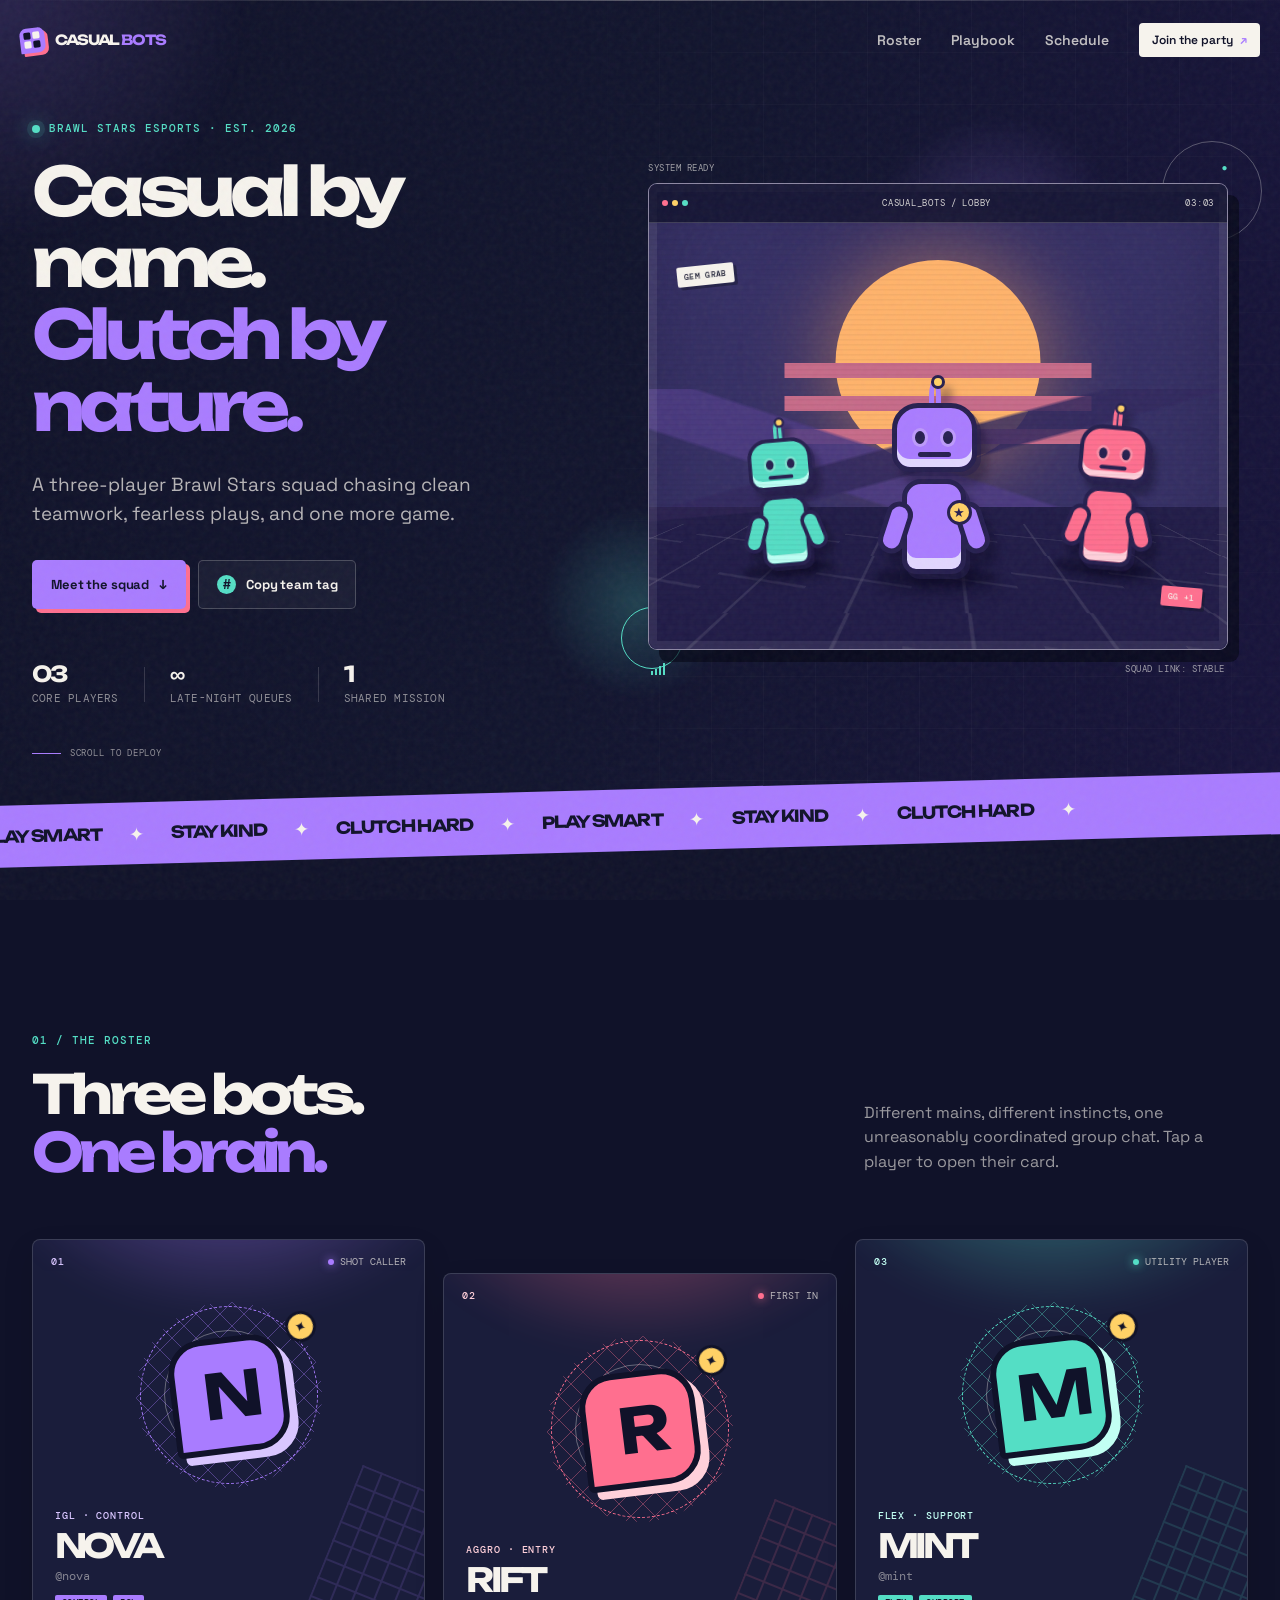
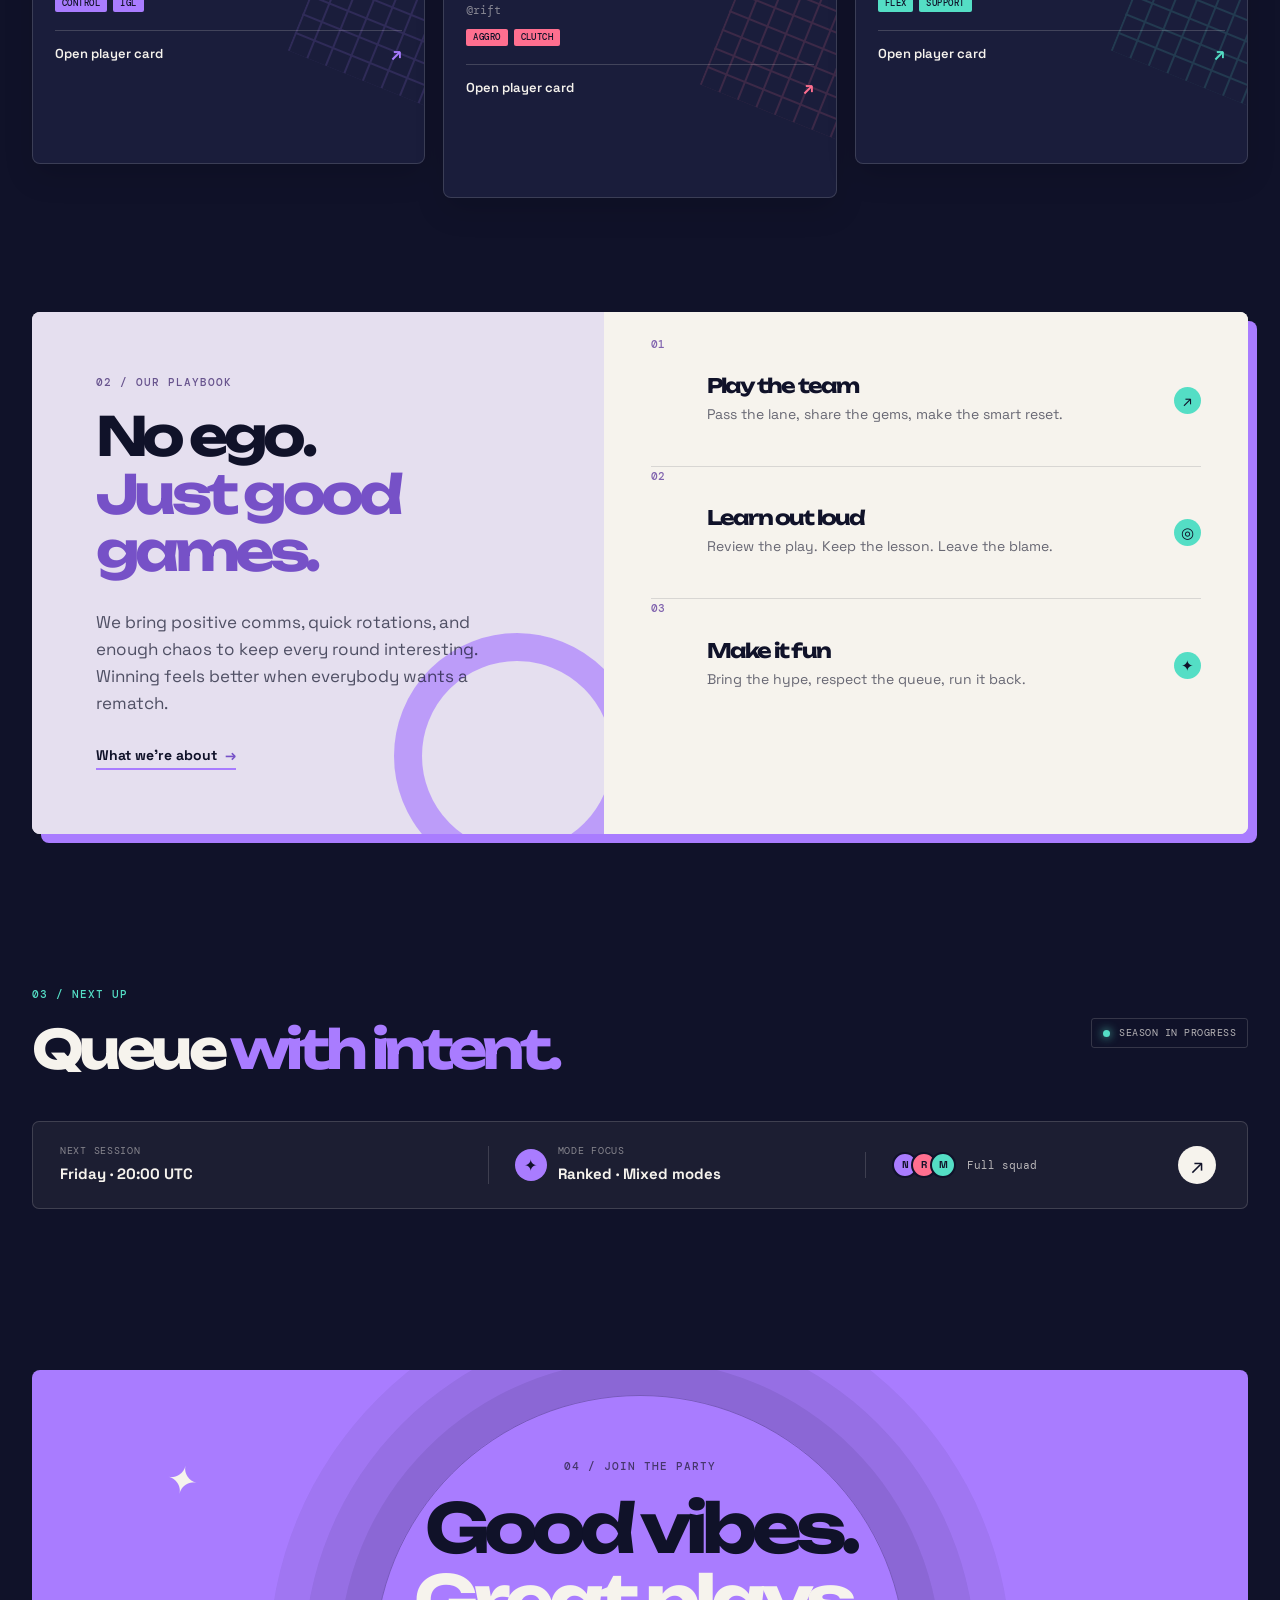
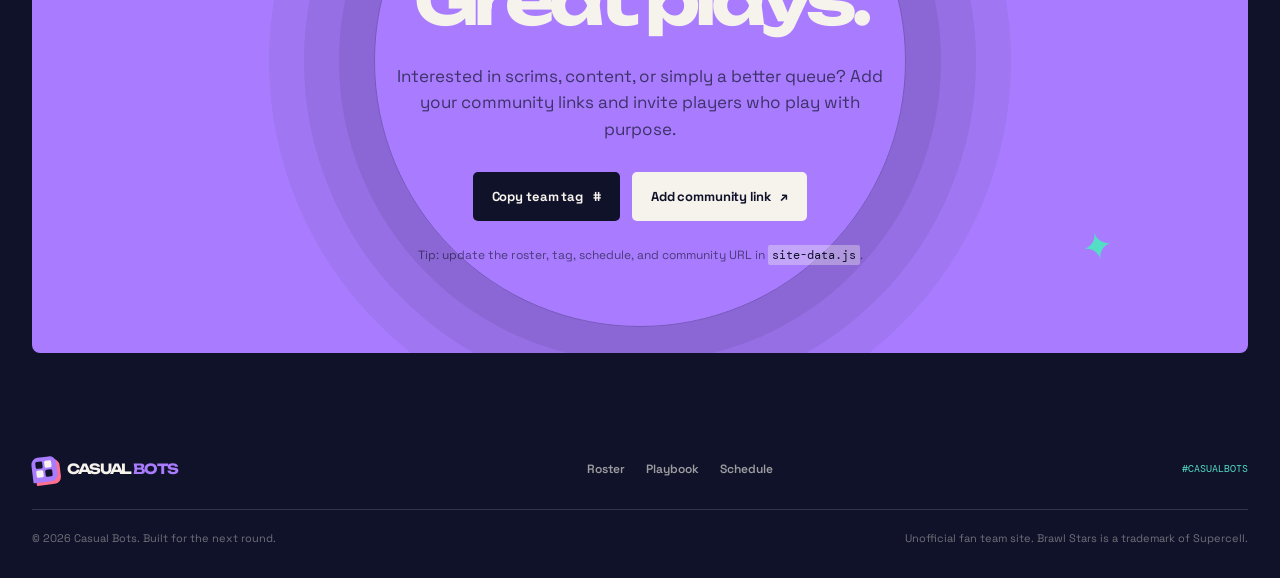
<file: docs/index.html>
<!doctype html>
<html lang="en">
  <head>
    <meta charset="UTF-8" />
    <meta name="viewport" content="width=device-width, initial-scale=1.0" />
    <meta name="theme-color" content="#101229" />
    <meta
      name="description"
      content="Casual Bots is a three-player Brawl Stars esports squad built for big plays and good games."
    />
    <meta property="og:title" content="Casual Bots — Brawl Stars Esports" />
    <meta
      property="og:description"
      content="Casual by name. Clutch by nature. Meet the Casual Bots squad."
    />
    <meta property="og:type" content="website" />
    <link rel="icon" href="assets/favicon.svg" type="image/svg+xml" />
    <link rel="preconnect" href="https://fonts.googleapis.com" />
    <link rel="preconnect" href="https://fonts.gstatic.com" crossorigin />
    <link
      href="https://fonts.googleapis.com/css2?family=DM+Mono:wght@400;500&family=Space+Grotesk:wght@400;500;600;700&family=Unbounded:wght@500;600;700;800&display=swap"
      rel="stylesheet"
    />
    <link rel="stylesheet" href="styles.css" />
    <title>Casual Bots — Brawl Stars Esports</title>
  </head>
  <body>
    <a class="skip-link" href="#main-content">Skip to content</a>

    <div class="page-noise" aria-hidden="true"></div>
    <div class="cursor-glow" aria-hidden="true"></div>

    <header class="site-header" id="siteHeader">
      <a class="brand" href="#top" aria-label="Casual Bots home">
        <span class="brand-mark" aria-hidden="true">
          <span></span><span></span><span></span><span></span>
        </span>
        <span class="brand-name">CASUAL <b>BOTS</b></span>
      </a>

      <button
        class="menu-toggle"
        type="button"
        aria-expanded="false"
        aria-controls="siteNav"
        aria-label="Open navigation"
      >
        <span></span><span></span>
      </button>

      <nav class="site-nav" id="siteNav" aria-label="Primary navigation">
        <a href="#roster">Roster</a>
        <a href="#playbook">Playbook</a>
        <a href="#schedule">Schedule</a>
        <a href="#join" class="nav-cta">Join the party <span aria-hidden="true">↗</span></a>
      </nav>
    </header>

    <main id="main-content">
      <section class="hero section-shell" id="top" aria-labelledby="heroTitle">
        <div class="hero-grid" aria-hidden="true"></div>
        <div class="hero-orb orb-one" aria-hidden="true"></div>
        <div class="hero-orb orb-two" aria-hidden="true"></div>

        <div class="hero-copy reveal">
          <p class="eyebrow"><span class="live-dot"></span> Brawl Stars esports · est. 2026</p>
          <h1 id="heroTitle">Casual by name.<br /><em>Clutch by nature.</em></h1>
          <p class="hero-lede">
            A three-player Brawl Stars squad chasing clean teamwork, fearless plays, and one more game.
          </p>
          <div class="hero-actions">
            <a class="button button-primary" href="#roster">Meet the squad <span aria-hidden="true">↓</span></a>
            <button class="button button-ghost copy-tag" type="button" data-copy-tag>
              <span class="button-icon" aria-hidden="true">#</span>
              <span>Copy team tag</span>
            </button>
          </div>
          <dl class="hero-stats" aria-label="Team stats">
            <div>
              <dt>03</dt>
              <dd>core players</dd>
            </div>
            <div>
              <dt>∞</dt>
              <dd>late-night queues</dd>
            </div>
            <div>
              <dt>1</dt>
              <dd>shared mission</dd>
            </div>
          </dl>
        </div>

        <div class="hero-visual reveal reveal-delay" aria-label="Casual Bots squad illustration">
          <div class="visual-label label-top">SYSTEM READY <span>●</span></div>
          <div class="arena-window">
            <div class="arena-window-top">
              <span class="window-dots"><i></i><i></i><i></i></span>
              <span>CASUAL_BOTS / LOBBY</span>
              <span>03:03</span>
            </div>
            <div class="arena-sun" aria-hidden="true"></div>
            <div class="arena-horizon" aria-hidden="true"></div>
            <div class="arena-ground" aria-hidden="true"></div>
            <div class="bot bot-left" aria-hidden="true">
              <span class="bot-shadow"></span><span class="bot-antenna"></span><span class="bot-head"><i></i><i></i></span><span class="bot-body"></span>
            </div>
            <div class="bot bot-center" aria-hidden="true">
              <span class="bot-shadow"></span><span class="bot-antenna"></span><span class="bot-head"><i></i><i></i></span><span class="bot-body"></span><span class="bot-badge">★</span>
            </div>
            <div class="bot bot-right" aria-hidden="true">
              <span class="bot-shadow"></span><span class="bot-antenna"></span><span class="bot-head"><i></i><i></i></span><span class="bot-body"></span>
            </div>
            <div class="arena-tag tag-a" aria-hidden="true">GEM GRAB</div>
            <div class="arena-tag tag-b" aria-hidden="true">GG +1</div>
          </div>
          <div class="visual-label label-bottom"><span class="signal-bars" aria-hidden="true"><i></i><i></i><i></i><i></i></span> SQUAD LINK: STABLE</div>
          <div class="orbit orbit-a" aria-hidden="true"></div>
          <div class="orbit orbit-b" aria-hidden="true"></div>
        </div>

        <a class="scroll-cue" href="#roster"><span></span> Scroll to deploy</a>
      </section>

      <section class="ticker" aria-label="Team qualities">
        <div class="ticker-track">
          <span>PLAY SMART</span><i>✦</i><span>STAY KIND</span><i>✦</i><span>CLUTCH HARD</span><i>✦</i><span>PLAY SMART</span><i>✦</i><span>STAY KIND</span><i>✦</i><span>CLUTCH HARD</span><i>✦</i>
        </div>
      </section>

      <section class="roster section-shell" id="roster" aria-labelledby="rosterTitle">
        <div class="section-heading reveal">
          <div>
            <p class="eyebrow">01 / THE ROSTER</p>
            <h2 id="rosterTitle">Three bots.<br /><em>One brain.</em></h2>
          </div>
          <p class="section-intro">
            Different mains, different instincts, one unreasonably coordinated group chat. Tap a player to open their card.
          </p>
        </div>
        <div class="roster-grid" id="rosterGrid" aria-live="polite"></div>
      </section>

      <section class="playbook section-shell" id="playbook" aria-labelledby="playbookTitle">
        <div class="playbook-panel reveal">
          <div class="playbook-copy">
            <p class="eyebrow">02 / OUR PLAYBOOK</p>
            <h2 id="playbookTitle">No ego.<br /><em>Just good games.</em></h2>
            <p>
              We bring positive comms, quick rotations, and enough chaos to keep every round interesting. Winning feels better when everybody wants a rematch.
            </p>
            <a class="text-link" href="#join">What we’re about <span aria-hidden="true">→</span></a>
          </div>
          <div class="rules-list" aria-label="Casual Bots values">
            <article>
              <span class="rule-number">01</span>
              <div><h3>Play the team</h3><p>Pass the lane, share the gems, make the smart reset.</p></div>
              <span class="rule-icon" aria-hidden="true">↗</span>
            </article>
            <article>
              <span class="rule-number">02</span>
              <div><h3>Learn out loud</h3><p>Review the play. Keep the lesson. Leave the blame.</p></div>
              <span class="rule-icon" aria-hidden="true">◎</span>
            </article>
            <article>
              <span class="rule-number">03</span>
              <div><h3>Make it fun</h3><p>Bring the hype, respect the queue, run it back.</p></div>
              <span class="rule-icon" aria-hidden="true">✦</span>
            </article>
          </div>
        </div>
      </section>

      <section class="schedule section-shell" id="schedule" aria-labelledby="scheduleTitle">
        <div class="schedule-head reveal">
          <div>
            <p class="eyebrow">03 / NEXT UP</p>
            <h2 id="scheduleTitle">Queue <em>with intent.</em></h2>
          </div>
          <span class="season-chip"><span></span> Season in progress</span>
        </div>
        <div class="match-card reveal">
          <div class="match-date">
            <span>Next session</span>
            <strong data-next-session>Friday · 20:00 UTC</strong>
          </div>
          <div class="match-mode">
            <span class="mode-icon" aria-hidden="true">✦</span>
            <div><span>Mode focus</span><strong data-mode-focus>Ranked · Mixed modes</strong></div>
          </div>
          <div class="match-roster" aria-label="Players attending">
            <span class="mini-avatar mini-one">N</span><span class="mini-avatar mini-two">R</span><span class="mini-avatar mini-three">M</span>
            <span>Full squad</span>
          </div>
          <a href="#join" class="match-arrow" aria-label="See how to join Casual Bots">↗</a>
        </div>
      </section>

      <section class="join section-shell" id="join" aria-labelledby="joinTitle">
        <div class="join-card reveal">
          <div class="join-spark spark-one" aria-hidden="true">✦</div>
          <div class="join-spark spark-two" aria-hidden="true">✦</div>
          <p class="eyebrow">04 / JOIN THE PARTY</p>
          <h2 id="joinTitle">Good vibes.<br /><em>Great plays.</em></h2>
          <p>
            Interested in scrims, content, or simply a better queue? Add your community links and invite players who play with purpose.
          </p>
          <div class="join-actions">
            <button class="button button-dark copy-tag" type="button" data-copy-tag>
              Copy team tag <span aria-hidden="true">#</span>
            </button>
            <a class="button button-light" data-community-link href="#footer">Add community link <span aria-hidden="true">↗</span></a>
          </div>
          <small>Tip: update the roster, tag, schedule, and community URL in <code>site-data.js</code>.</small>
        </div>
      </section>
    </main>

    <footer class="site-footer section-shell" id="footer">
      <div class="footer-top">
        <a class="brand" href="#top" aria-label="Back to Casual Bots home">
          <span class="brand-mark" aria-hidden="true"><span></span><span></span><span></span><span></span></span>
          <span class="brand-name">CASUAL <b>BOTS</b></span>
        </a>
        <div class="footer-links" aria-label="Footer navigation">
          <a href="#roster">Roster</a><a href="#playbook">Playbook</a><a href="#schedule">Schedule</a>
        </div>
        <p class="footer-tag" data-team-tag>#CASUALBOTS</p>
      </div>
      <div class="footer-bottom">
        <p>© <span id="year"></span> Casual Bots. Built for the next round.</p>
        <p>Unofficial fan team site. Brawl Stars is a trademark of Supercell.</p>
      </div>
    </footer>

    <dialog class="player-dialog" id="playerDialog" aria-labelledby="dialogPlayerName">
      <button class="dialog-close" type="button" aria-label="Close player profile">×</button>
      <div class="dialog-content" id="dialogContent"></div>
    </dialog>

    <div class="toast" id="toast" role="status" aria-live="polite" aria-atomic="true"></div>

    <script src="site-data.js"></script>
    <script src="script.js"></script>
  </body>
</html>
</file>
<file: docs/styles.css>
:root {
  --ink: #101229;
  --ink-soft: #171a37;
  --paper: #f6f3ed;
  --paper-muted: #d7d4d8;
  --purple: #a97cff;
  --purple-bright: #c7a8ff;
  --mint: #54dec5;
  --pink: #ff6f8f;
  --yellow: #ffd166;
  --line: rgba(246, 243, 237, 0.16);
  --line-dark: rgba(16, 18, 41, 0.13);
  --max-width: 1240px;
  --display: "Unbounded", "Arial Black", sans-serif;
  --sans: "Space Grotesk", Arial, sans-serif;
  --mono: "DM Mono", ui-monospace, monospace;
}

* { box-sizing: border-box; }
html { scroll-behavior: smooth; }
body {
  margin: 0;
  min-width: 320px;
  overflow-x: hidden;
  color: var(--paper);
  background: var(--ink);
  font-family: var(--sans);
  -webkit-font-smoothing: antialiased;
  text-rendering: optimizeLegibility;
}
body:has(dialog[open]) { overflow: hidden; }
a { color: inherit; text-decoration: none; }
button, input, textarea, select { font: inherit; }
button { cursor: pointer; }
::selection { color: var(--ink); background: var(--mint); }

.skip-link {
  position: fixed;
  z-index: 100;
  top: 12px;
  left: 12px;
  padding: 10px 14px;
  color: var(--ink);
  background: var(--mint);
  border-radius: 4px;
  transform: translateY(-160%);
  transition: transform .2s ease;
}
.skip-link:focus { transform: translateY(0); }
:focus-visible { outline: 3px solid var(--mint); outline-offset: 4px; }

.page-noise {
  position: fixed;
  z-index: 20;
  inset: 0;
  pointer-events: none;
  opacity: .07;
  background-image: url("data:image/svg+xml,%3Csvg viewBox='0 0 180 180' xmlns='http://www.w3.org/2000/svg'%3E%3Cfilter id='n'%3E%3CfeTurbulence type='fractalNoise' baseFrequency='.85' numOctaves='4' stitchTiles='stitch'/%3E%3C/filter%3E%3Crect width='100%25' height='100%25' filter='url(%23n)' opacity='.7'/%3E%3C/svg%3E");
}
.cursor-glow {
  position: fixed;
  z-index: -1;
  top: -280px;
  left: -280px;
  width: 560px;
  height: 560px;
  pointer-events: none;
  opacity: .16;
  background: radial-gradient(circle, var(--purple), transparent 64%);
  filter: blur(6px);
  transition: opacity .3s ease;
}

.section-shell { width: min(calc(100% - 64px), var(--max-width)); margin-inline: auto; }
.eyebrow {
  display: flex;
  align-items: center;
  gap: 9px;
  margin: 0 0 19px;
  color: var(--mint);
  font: 500 11px/1.2 var(--mono);
  letter-spacing: .09em;
  text-transform: uppercase;
}
.live-dot {
  display: block;
  width: 8px;
  height: 8px;
  border-radius: 50%;
  background: var(--mint);
  box-shadow: 0 0 0 5px rgba(84, 222, 197, .12), 0 0 20px var(--mint);
  animation: pulse 2s ease-in-out infinite;
}
@keyframes pulse { 50% { opacity: .55; transform: scale(.74); } }

.site-header {
  position: fixed;
  z-index: 30;
  top: 0;
  left: 50%;
  display: flex;
  align-items: center;
  justify-content: space-between;
  width: min(calc(100% - 40px), var(--max-width));
  height: 80px;
  transform: translateX(-50%);
  transition: height .25s ease, background .25s ease, border-color .25s ease, top .25s ease;
}
.site-header.is-scrolled {
  top: 12px;
  height: 60px;
  padding: 0 15px;
  background: rgba(16, 18, 41, .82);
  border: 1px solid rgba(246, 243, 237, .13);
  border-radius: 10px;
  box-shadow: 0 16px 40px rgba(0, 0, 0, .18);
  backdrop-filter: blur(18px);
}
.brand { display: inline-flex; align-items: center; gap: 10px; flex-shrink: 0; }
.brand-mark {
  position: relative;
  display: grid;
  grid-template-columns: repeat(2, 7px);
  grid-template-rows: repeat(2, 7px);
  gap: 2px;
  width: 25px;
  height: 25px;
  padding: 4px;
  overflow: hidden;
  background: var(--purple);
  border-radius: 7px 7px 7px 1px;
  transform: rotate(-7deg);
  box-shadow: 3px 3px 0 var(--pink);
}
.brand-mark span { display: block; border-radius: 1.5px; background: var(--ink); }
.brand-mark span:nth-child(2), .brand-mark span:nth-child(3) { background: var(--paper); }
.brand-name { color: var(--paper); font: 700 14px/1 var(--display); letter-spacing: -.08em; }
.brand-name b { color: var(--purple); font-weight: inherit; }
.site-nav { display: flex; align-items: center; gap: 30px; }
.site-nav > a {
  color: rgba(246, 243, 237, .76);
  font-size: 14px;
  font-weight: 600;
  transition: color .2s ease;
}
.site-nav > a:hover { color: var(--paper); }
.site-nav > .nav-cta {
  padding: 9px 13px;
  color: var(--ink);
  background: var(--paper);
  border-radius: 4px;
  font-size: 12px;
}
.nav-cta span { color: var(--purple); margin-left: 4px; }
.menu-toggle { display: none; }

.hero {
  position: relative;
  display: grid;
  grid-template-columns: minmax(0, .96fr) minmax(430px, 1.04fr);
  align-items: center;
  min-height: 790px;
  padding-top: 118px;
  padding-bottom: 80px;
}
.hero::before {
  position: absolute;
  z-index: -2;
  top: 0;
  left: 50%;
  width: 100vw;
  height: 100%;
  content: "";
  background: linear-gradient(105deg, #101229 0%, #11142d 49%, #17133b 100%);
  transform: translateX(-50%);
}
.hero::after {
  position: absolute;
  z-index: -1;
  top: 0;
  left: 50%;
  width: 100vw;
  height: 1px;
  content: "";
  background: linear-gradient(90deg, transparent, rgba(246,243,237,.3), transparent);
  transform: translateX(-50%);
}
.hero-grid {
  position: absolute;
  z-index: -1;
  inset: 0 -7vw 0 43%;
  opacity: .35;
  background-image: linear-gradient(rgba(246,243,237,.075) 1px, transparent 1px), linear-gradient(90deg, rgba(246,243,237,.075) 1px, transparent 1px);
  background-size: 52px 52px;
  -webkit-mask-image: linear-gradient(90deg, transparent, black 25%, black 80%, transparent);
  mask-image: linear-gradient(90deg, transparent, black 25%, black 80%, transparent);
}
.hero-orb { position: absolute; z-index: -1; border-radius: 50%; filter: blur(3px); pointer-events: none; }
.orb-one { top: 14%; right: 10%; width: 260px; height: 260px; opacity: .35; background: radial-gradient(circle, rgba(169,124,255,.65), transparent 69%); }
.orb-two { bottom: 11%; right: 42%; width: 200px; height: 200px; opacity: .22; background: radial-gradient(circle, var(--mint), transparent 68%); }
.hero-copy { position: relative; z-index: 1; max-width: 620px; }
.hero h1, h2 { margin: 0; font-family: var(--display); font-weight: 700; letter-spacing: -.085em; }
.hero h1 { max-width: 660px; font-size: clamp(41px, 5.25vw, 76px); line-height: 1.07; }
h1 em, h2 em { color: var(--purple); font-style: normal; }
.hero-lede { max-width: 510px; margin: 29px 0 31px; color: rgba(246,243,237,.72); font-size: clamp(16px, 1.55vw, 19px); line-height: 1.52; }
.hero-actions, .join-actions { display: flex; flex-wrap: wrap; gap: 12px; }
.button {
  display: inline-flex;
  align-items: center;
  justify-content: center;
  gap: 10px;
  min-height: 49px;
  padding: 0 18px;
  border: 1px solid transparent;
  border-radius: 5px;
  font-size: 13px;
  font-weight: 700;
  letter-spacing: -.01em;
  transition: transform .2s ease, background .2s ease, box-shadow .2s ease, border-color .2s ease;
}
.button:hover { transform: translateY(-3px); }
.button-primary { color: var(--ink); background: var(--purple); box-shadow: 4px 4px 0 var(--pink); }
.button-primary:hover { box-shadow: 6px 6px 0 var(--pink); }
.button-ghost { color: var(--paper); background: rgba(246,243,237,.04); border-color: rgba(246,243,237,.22); }
.button-ghost:hover { background: rgba(246,243,237,.1); }
.button-icon { display: grid; width: 19px; height: 19px; place-items: center; color: var(--ink); background: var(--mint); border-radius: 50%; font: 500 13px/1 var(--mono); }
.hero-stats { display: flex; gap: clamp(22px, 4vw, 52px); margin: 54px 0 0; }
.hero-stats div { position: relative; }
.hero-stats div + div::before { position: absolute; top: 4px; bottom: 4px; left: calc(clamp(22px, 4vw, 52px) / -2); width: 1px; content: ""; background: var(--line); }
.hero-stats dt { font: 700 22px/1 var(--display); letter-spacing: -.1em; }
.hero-stats dd { margin: 7px 0 0; color: rgba(246,243,237,.55); font: 11px/1.25 var(--mono); letter-spacing: .02em; text-transform: uppercase; }

.hero-visual { position: relative; width: 100%; max-width: 620px; justify-self: end; padding: 28px 20px 18px; }
.arena-window {
  position: relative;
  height: clamp(378px, 37vw, 467px);
  overflow: hidden;
  background: #363066;
  border: 1px solid rgba(246,243,237,.45);
  border-radius: 9px;
  box-shadow: 11px 12px 0 rgba(7,8,23,.68), inset 0 0 90px rgba(5,6,28,.25);
  isolation: isolate;
}
.arena-window::before, .arena-window::after { position: absolute; z-index: 4; content: ""; pointer-events: none; }
.arena-window::before { inset: 0; border: 8px solid rgba(255,255,255,.08); border-radius: inherit; }
.arena-window::after { inset: 0; opacity: .32; background: repeating-linear-gradient(0deg, transparent 0 3px, rgba(3,4,20,.12) 4px 5px); mix-blend-mode: multiply; }
.arena-window-top {
  position: relative;
  z-index: 8;
  display: flex;
  align-items: center;
  justify-content: space-between;
  height: 39px;
  padding: 0 13px;
  color: rgba(246,243,237,.86);
  background: rgba(13,14,39,.72);
  border-bottom: 1px solid rgba(246,243,237,.18);
  font: 9px/1 var(--mono);
  letter-spacing: .08em;
}
.window-dots { display: flex; gap: 4px; }
.window-dots i { width: 6px; height: 6px; border-radius: 50%; background: var(--pink); }
.window-dots i:nth-child(2) { background: var(--yellow); }.window-dots i:nth-child(3) { background: var(--mint); }
.arena-sun { position: absolute; z-index: -1; top: 76px; left: 50%; width: 205px; height: 205px; border-radius: 50%; background: #ffb36b; box-shadow: 0 0 85px rgba(255,162,100,.55); transform: translateX(-50%); }
.arena-sun::after { position: absolute; top: 50%; left: -25%; width: 150%; height: 15px; content: ""; background: #c76b89; box-shadow: 0 33px #c76b89, 0 66px #c76b89; }
.arena-horizon { position: absolute; z-index: -1; right: -10%; bottom: 120px; left: -10%; height: 140px; background: linear-gradient(165deg, transparent 42%, #32285f 43% 52%, transparent 53%), linear-gradient(18deg, transparent 32%, #4d3b83 33% 47%, transparent 48%); opacity: .85; }
.arena-ground { position: absolute; z-index: -1; right: 0; bottom: 0; left: 0; height: 142px; background: linear-gradient(175deg, #29204f 0 7%, #201b47 8%); }
.arena-ground::before { position: absolute; inset: 17px 0 0; opacity: .45; content: ""; background-image: linear-gradient(92deg, transparent 48%, rgba(246,243,237,.22) 49% 51%, transparent 52%), linear-gradient(8deg, transparent 48%, rgba(246,243,237,.18) 49% 51%, transparent 52%); background-size: 68px 38px; transform: perspective(130px) rotateX(49deg); transform-origin: top; }
.bot { position: absolute; z-index: 3; bottom: 73px; width: 108px; height: 210px; filter: drop-shadow(8px 12px 4px rgba(6,4,26,.34)); }
.bot-left { left: 15%; --bot: var(--mint); --bot-light: #bbfff4; transform: scale(.75) rotate(-5deg); transform-origin: bottom center; }
.bot-center { z-index: 5; bottom: 62px; left: calc(50% - 57px); --bot: var(--purple); --bot-light: #e2d7ff; }
.bot-right { right: 12%; --bot: var(--pink); --bot-light: #ffd0db; transform: scale(.82) rotate(5deg); transform-origin: bottom center; }
.bot-shadow { position: absolute; right: -9px; bottom: 0; left: -9px; height: 20px; border-radius: 50%; background: rgba(6,4,30,.5); filter: blur(4px); }
.bot-antenna { position: absolute; z-index: -1; top: 1px; left: 48px; width: 12px; height: 38px; border: 5px solid var(--bot); border-bottom: 0; border-radius: 50% 50% 0 0; }
.bot-antenna::after { position: absolute; top: -8px; left: -3px; width: 8px; height: 8px; content: ""; background: var(--yellow); border: 3px solid #261f4f; border-radius: 50%; }
.bot-head { position: absolute; top: 26px; left: 11px; display: flex; align-items: center; justify-content: center; gap: 18px; width: 85px; height: 69px; background: var(--bot); border: 5px solid #261f4f; border-radius: 26px 26px 18px 18px; box-shadow: inset 0 -8px var(--bot-light), 4px 4px 0 rgba(38,31,79,.5); }
.bot-head::after { position: absolute; right: 21px; bottom: 10px; left: 21px; height: 5px; content: ""; background: #261f4f; border-radius: 8px; }
.bot-head i { width: 10px; height: 13px; background: #261f4f; border-radius: 50%; box-shadow: 0 0 0 3px rgba(246,243,237,.25); }
.bot-body { position: absolute; bottom: 13px; left: 21px; width: 64px; height: 95px; background: var(--bot); border: 5px solid #261f4f; border-radius: 19px 19px 14px 14px; box-shadow: inset 0 -11px var(--bot-light), 4px 5px 0 rgba(38,31,79,.5); }
.bot-body::before, .bot-body::after { position: absolute; bottom: 15px; width: 17px; height: 43px; content: ""; background: var(--bot); border: 5px solid #261f4f; border-radius: 15px; }
.bot-body::before { right: 52px; transform: rotate(18deg); }.bot-body::after { left: 52px; transform: rotate(-18deg); }
.bot-body { display: block; }.bot-body::selection { background: transparent; }
.bot-badge { position: absolute; z-index: 6; top: 123px; right: 17px; display: grid; width: 25px; height: 25px; place-items: center; color: #261f4f; background: var(--yellow); border: 3px solid #261f4f; border-radius: 50%; font-size: 13px; }
.arena-tag { position: absolute; z-index: 7; padding: 6px 7px; color: var(--ink); background: var(--paper); border-radius: 2px; box-shadow: 3px 3px 0 rgba(16,18,41,.45); font: 500 8px/1 var(--mono); letter-spacing: .04em; }
.tag-a { top: 81px; left: 28px; transform: rotate(-6deg); }.tag-b { right: 25px; bottom: 42px; color: var(--paper); background: var(--pink); transform: rotate(5deg); }
.visual-label { display: flex; align-items: center; justify-content: space-between; color: rgba(246,243,237,.62); font: 9px/1 var(--mono); letter-spacing: .06em; }
.label-top { margin: 0 0 10px; }.label-top span { color: var(--mint); font-size: 10px; }.label-bottom { margin: 13px 3px 0; }.signal-bars { display: flex; align-items: end; gap: 2px; height: 12px; }.signal-bars i { width: 2px; height: 4px; background: var(--mint); }.signal-bars i:nth-child(2) { height: 6px; }.signal-bars i:nth-child(3) { height: 9px; }.signal-bars i:nth-child(4) { height: 12px; }
.orbit { position: absolute; z-index: -1; border: 1px solid rgba(246,243,237,.3); border-radius: 50%; }.orbit-a { top: 6px; right: -14px; width: 100px; height: 100px; }.orbit-b { bottom: 24px; left: -7px; width: 62px; height: 62px; border-color: var(--mint); }
.scroll-cue { position: absolute; bottom: 32px; left: 0; display: flex; align-items: center; gap: 9px; color: rgba(246,243,237,.56); font: 9px/1 var(--mono); letter-spacing: .08em; text-transform: uppercase; }
.scroll-cue span { display: block; width: 29px; height: 1px; background: var(--purple); }

.ticker { width: 100%; overflow: hidden; color: var(--ink); background: var(--purple); transform: rotate(-1.5deg) scale(1.03); }
.ticker-track { display: flex; width: max-content; align-items: center; gap: 26px; height: 60px; white-space: nowrap; animation: ticker 24s linear infinite; }
.ticker span { font: 700 16px/1 var(--display); letter-spacing: -.08em; }.ticker i { color: var(--paper); font-size: 18px; font-style: normal; }
@keyframes ticker { to { transform: translateX(-50%); } }

.roster { padding-top: 184px; padding-bottom: 148px; }
.section-heading, .schedule-head { display: flex; align-items: end; justify-content: space-between; gap: 40px; }
h2 { font-size: clamp(32px, 4.2vw, 57px); line-height: 1.07; }
.section-intro { max-width: 384px; margin: 0 0 7px; color: rgba(246,243,237,.6); font-size: 16px; line-height: 1.53; }
.roster-grid { display: grid; grid-template-columns: repeat(3, 1fr); gap: 18px; margin-top: 58px; }
.empty-roster { grid-column: 1 / -1; padding: 35px; color: var(--paper-muted); background: var(--ink-soft); border: 1px dashed var(--line); border-radius: 7px; text-align: center; }
.player-card { position: relative; min-height: 525px; overflow: hidden; background: #1a1d3b; border: 1px solid rgba(246,243,237,.15); border-radius: 8px; box-shadow: 0 13px 30px rgba(0,0,0,.12); transition: transform .3s cubic-bezier(.2,.8,.2,1), border-color .3s ease, box-shadow .3s ease; }
.player-card:nth-child(2) { transform: translateY(34px); }.player-card:hover { z-index: 2; border-color: var(--player); box-shadow: 0 23px 44px rgba(0,0,0,.24), 7px 7px 0 var(--player); transform: translate(-4px, -8px); }.player-card:nth-child(2):hover { transform: translate(-4px, 26px); }
.player-card::before { position: absolute; top: -50%; left: -15%; width: 130%; height: 66%; content: ""; opacity: .48; background: radial-gradient(ellipse, var(--player), transparent 67%); filter: blur(16px); }
.player-card::after { position: absolute; z-index: 0; right: -24%; bottom: 13%; width: 200px; height: 200px; content: ""; opacity: .15; background-image: linear-gradient(var(--player) 2px, transparent 2px), linear-gradient(90deg, var(--player) 2px, transparent 2px); background-size: 20px 20px; transform: rotate(22deg); }
.player-card-top { position: relative; z-index: 2; display: flex; align-items: center; justify-content: space-between; padding: 17px 18px; }
.player-number { color: var(--player-soft); font: 500 10px/1 var(--mono); letter-spacing: .1em; }.player-status { display: flex; align-items: center; gap: 6px; color: rgba(246,243,237,.7); font: 10px/1 var(--mono); text-transform: uppercase; }.player-status i { width: 6px; height: 6px; border-radius: 50%; background: var(--player); box-shadow: 0 0 10px var(--player); }
.player-portrait { position: relative; z-index: 1; display: grid; width: 214px; height: 214px; margin: 4px auto -2px; place-items: center; }
.portrait-grid { position: absolute; inset: 14px; opacity: .38; background-image: linear-gradient(45deg, transparent 48%, var(--player) 49% 51%, transparent 52%), linear-gradient(-45deg, transparent 48%, var(--player) 49% 51%, transparent 52%); background-size: 24px 24px; border-radius: 50%; }.portrait-ring { position: absolute; border: 1px solid var(--player); border-radius: 50%; }.ring-one { inset: 18px; border-style: dashed; animation: spin 20s linear infinite; }.ring-two { inset: 42px; border-color: rgba(246,243,237,.35); }.player-initial { position: relative; z-index: 2; display: grid; width: 116px; height: 116px; place-items: center; color: var(--ink); background: var(--player); border: 6px solid var(--ink); border-radius: 34px 34px 34px 6px; box-shadow: 8px 8px 0 var(--player-soft); font: 700 62px/1 var(--display); letter-spacing: -.14em; transform: rotate(-7deg); }.portrait-star { position: absolute; z-index: 3; top: 23px; right: 20px; display: grid; width: 31px; height: 31px; place-items: center; color: var(--ink); background: var(--yellow); border: 3px solid var(--ink); border-radius: 50%; font-size: 15px; transform: rotate(15deg); }
@keyframes spin { to { transform: rotate(360deg); } }
.player-card-content { position: relative; z-index: 3; padding: 10px 22px 23px; }.player-role { margin: 0 0 7px; color: var(--player-soft); font: 500 10px/1.2 var(--mono); letter-spacing: .09em; text-transform: uppercase; }.player-card h3 { margin: 0; color: var(--paper); font: 700 clamp(27px, 2.6vw, 38px)/1 var(--display); letter-spacing: -.11em; }.player-handle, .dialog-handle { margin: 7px 0 13px; color: rgba(246,243,237,.49); font: 12px/1 var(--mono); }.player-badges { display: flex; flex-wrap: wrap; gap: 6px; }.player-badges span { padding: 4px 7px; color: var(--ink); background: var(--player); border-radius: 2px; font: 500 9px/1 var(--mono); letter-spacing: .05em; text-transform: uppercase; }.profile-button { display: flex; align-items: center; justify-content: space-between; width: 100%; margin-top: 18px; padding: 0; color: var(--paper); background: none; border: 0; border-top: 1px solid rgba(246,243,237,.18); font-size: 13px; font-weight: 600; line-height: 45px; text-align: left; }.profile-button span { color: var(--player); font-size: 18px; transition: transform .2s ease; }.profile-button:hover span { transform: translate(3px,-3px); }

.playbook { padding-bottom: 154px; }
.playbook-panel { display: grid; grid-template-columns: .94fr 1.06fr; overflow: hidden; color: var(--ink); background: var(--paper); border-radius: 8px; box-shadow: 9px 9px 0 var(--purple); }
.playbook-copy { position: relative; padding: clamp(38px, 5vw, 70px); overflow: hidden; background: #e5dfef; }.playbook-copy::after { position: absolute; right: -36px; bottom: -45px; width: 190px; height: 190px; content: ""; border: 28px solid var(--purple); border-radius: 50%; opacity: .67; }.playbook .eyebrow { color: #68548e; }.playbook h2 { position: relative; z-index: 1; }.playbook h2 em { color: #7651c7; }.playbook-copy > p:not(.eyebrow) { position: relative; z-index: 1; max-width: 405px; margin: 28px 0; color: rgba(16,18,41,.7); font-size: 17px; line-height: 1.58; }.text-link { position: relative; z-index: 1; display: inline-flex; gap: 8px; padding-bottom: 4px; color: var(--ink); border-bottom: 2px solid var(--purple); font-size: 14px; font-weight: 700; }.text-link span { color: #7651c7; transition: transform .2s ease; }.text-link:hover span { transform: translateX(4px); }
.rules-list { padding: 23px clamp(26px, 3.7vw, 56px); background: var(--paper); }.rules-list article { display: grid; grid-template-columns: 40px 1fr 27px; gap: 16px; align-items: center; min-height: 132px; border-bottom: 1px solid var(--line-dark); }.rules-list article:last-child { border: 0; }.rule-number { align-self: start; padding-top: 4px; color: #8063ae; font: 500 11px/1 var(--mono); }.rules-list h3 { margin: 0 0 9px; font: 700 20px/1 var(--display); letter-spacing: -.09em; }.rules-list p { margin: 0; color: rgba(16,18,41,.62); font-size: 14px; line-height: 1.4; }.rule-icon { display: grid; width: 27px; height: 27px; place-items: center; color: var(--ink); background: var(--mint); border-radius: 50%; font-size: 15px; }

.schedule { padding-bottom: 161px; }.schedule-head { align-items: center; }.season-chip { display: inline-flex; align-items: center; gap: 9px; padding: 9px 11px; color: rgba(246,243,237,.72); border: 1px solid var(--line); border-radius: 3px; font: 10px/1 var(--mono); letter-spacing: .05em; text-transform: uppercase; }.season-chip span { width: 7px; height: 7px; background: var(--mint); border-radius: 50%; box-shadow: 0 0 10px var(--mint); }.match-card { display: grid; grid-template-columns: 1.12fr .98fr .8fr 42px; gap: 26px; align-items: center; margin-top: 43px; padding: 24px 27px; background: rgba(246,243,237,.05); border: 1px solid var(--line); border-radius: 7px; transition: border-color .25s ease, background .25s ease, transform .25s ease; }.match-card:hover { background: rgba(246,243,237,.08); border-color: rgba(169,124,255,.72); transform: translateY(-4px); }.match-card > div:not(:first-child) { border-left: 1px solid var(--line); padding-left: 26px; }.match-date > span, .match-mode span:not(.mode-icon) { display: block; margin-bottom: 7px; color: rgba(246,243,237,.49); font: 10px/1 var(--mono); letter-spacing: .07em; text-transform: uppercase; }.match-date strong, .match-mode strong { color: var(--paper); font-size: 15px; }.match-mode { display: flex; align-items: center; gap: 11px; }.mode-icon { display: grid; width: 32px; height: 32px; flex: 0 0 auto; place-items: center; color: var(--ink); background: var(--purple); border-radius: 50%; }.match-roster { display: flex; align-items: center; gap: 0; color: rgba(246,243,237,.72); font: 11px/1 var(--mono); }.mini-avatar { display: grid; width: 26px; height: 26px; margin-right: -7px; place-items: center; color: var(--ink); border: 2px solid var(--ink); border-radius: 50%; font: 700 10px/1 var(--sans); }.mini-one { background: var(--purple); }.mini-two { background: var(--pink); }.mini-three { background: var(--mint); margin-right: 11px; }.match-arrow { display: grid; width: 38px; height: 38px; place-items: center; color: var(--ink); background: var(--paper); border-radius: 50%; font-size: 21px; transition: background .2s ease, transform .2s ease; }.match-card:hover .match-arrow { background: var(--mint); transform: rotate(45deg); }

.join { padding-bottom: 80px; }.join-card { position: relative; padding: clamp(47px, 7vw, 90px) 7%; overflow: hidden; color: var(--ink); background: var(--purple); border-radius: 8px; text-align: center; isolation: isolate; }.join-card::before { position: absolute; z-index: -1; top: 50%; left: 50%; width: 530px; height: 530px; content: ""; border: 1px solid rgba(16,18,41,.32); border-radius: 50%; box-shadow: 0 0 0 35px rgba(16,18,41,.08), 0 0 0 70px rgba(16,18,41,.07), 0 0 0 105px rgba(16,18,41,.06); transform: translate(-50%,-50%); }.join .eyebrow { justify-content: center; color: #46366c; }.join-card h2 { position: relative; z-index: 1; font-size: clamp(38px, 5.3vw, 72px); }.join-card h2 em { color: var(--paper); }.join-card > p:not(.eyebrow) { max-width: 510px; margin: 26px auto 30px; color: rgba(16,18,41,.7); font-size: 17px; line-height: 1.55; }.join-actions { position: relative; z-index: 1; justify-content: center; }.button-dark { color: var(--paper); background: var(--ink); }.button-dark:hover { box-shadow: 4px 4px 0 rgba(246,243,237,.8); }.button-light { color: var(--ink); background: var(--paper); }.button-light:hover { box-shadow: 4px 4px 0 rgba(16,18,41,.28); }.join-card small { position: relative; z-index: 1; display: block; margin-top: 26px; color: rgba(16,18,41,.62); font-size: 12px; }.join-card code { padding: 2px 4px; color: var(--ink); background: rgba(246,243,237,.35); border-radius: 2px; font-family: var(--mono); }.join-spark { position: absolute; color: var(--paper); font-size: 38px; }.spark-one { top: 15%; left: 11%; transform: rotate(12deg); }.spark-two { right: 11%; bottom: 14%; color: var(--mint); transform: rotate(-13deg); }

.site-footer { padding-top: 24px; padding-bottom: 31px; }.footer-top { display: flex; align-items: center; justify-content: space-between; gap: 24px; padding-bottom: 27px; border-bottom: 1px solid var(--line); }.footer-links { display: flex; gap: 21px; }.footer-links a { color: rgba(246,243,237,.61); font-size: 12px; font-weight: 600; }.footer-links a:hover { color: var(--paper); }.footer-tag { margin: 0; color: var(--mint); font: 10px/1 var(--mono); }.footer-bottom { display: flex; justify-content: space-between; gap: 20px; padding-top: 21px; color: rgba(246,243,237,.42); font-size: 11px; line-height: 1.45; }.footer-bottom p { margin: 0; }

.player-dialog { width: min(850px, calc(100% - 32px)); max-height: min(720px, calc(100% - 32px)); padding: 0; overflow: visible; color: var(--paper); background: #1a1d3b; border: 1px solid rgba(246,243,237,.28); border-radius: 9px; box-shadow: 20px 25px 0 rgba(0,0,0,.35); }.player-dialog::backdrop { background: rgba(5,6,20,.75); backdrop-filter: blur(5px); }.dialog-close { position: absolute; z-index: 3; top: 14px; right: 14px; display: grid; width: 34px; height: 34px; place-items: center; color: var(--paper); background: rgba(16,18,41,.65); border: 1px solid rgba(246,243,237,.25); border-radius: 50%; font-size: 26px; line-height: 1; transition: background .2s ease, transform .2s ease; }.dialog-close:hover { background: var(--pink); color: var(--ink); transform: rotate(90deg); }.dialog-profile { display: grid; grid-template-columns: .72fr 1.28fr; min-height: 496px; }.dialog-portrait { position: relative; display: grid; min-height: 100%; overflow: hidden; place-items: center; background: linear-gradient(145deg, var(--player), #393061); }.dialog-portrait::before, .dialog-portrait::after { position: absolute; content: ""; border-radius: 50%; }.dialog-portrait::before { width: 330px; height: 330px; border: 2px solid rgba(16,18,41,.3); box-shadow: 0 0 0 32px rgba(16,18,41,.08), 0 0 0 64px rgba(16,18,41,.06); }.dialog-portrait::after { width: 155px; height: 155px; border: 15px solid rgba(246,243,237,.32); }.dialog-initial { position: relative; z-index: 1; display: grid; width: 145px; height: 145px; place-items: center; color: var(--ink); background: var(--player-soft); border: 7px solid var(--ink); border-radius: 43px 43px 43px 8px; box-shadow: 10px 10px 0 rgba(16,18,41,.35); font: 700 78px/1 var(--display); letter-spacing: -.15em; transform: rotate(-7deg); }.dialog-star { position: absolute; z-index: 2; top: 22%; right: 20%; display: grid; width: 35px; height: 35px; place-items: center; color: var(--ink); background: var(--yellow); border: 3px solid var(--ink); border-radius: 50%; }.dialog-copy { padding: 52px clamp(28px, 4vw, 55px) 39px; }.dialog-copy h2 { font-size: clamp(34px, 4vw, 52px); }.dialog-bio { max-width: 480px; margin: 23px 0 16px; color: rgba(246,243,237,.72); font-size: 15px; line-height: 1.55; }.dialog-copy blockquote { margin: 0 0 24px; padding: 0 0 0 14px; color: var(--player-soft); border-left: 3px solid var(--player); font-size: 13px; line-height: 1.5; }.player-details { display: grid; grid-template-columns: repeat(2, 1fr); gap: 1px; margin: 0; overflow: hidden; border: 1px solid rgba(246,243,237,.15); border-radius: 4px; background: rgba(246,243,237,.15); }.player-details div { min-height: 62px; padding: 10px 12px; background: #1a1d3b; }.player-details dt { margin-bottom: 5px; color: rgba(246,243,237,.43); font: 9px/1 var(--mono); letter-spacing: .06em; text-transform: uppercase; }.player-details dd { margin: 0; color: var(--paper); font-size: 12px; font-weight: 600; }

.toast { position: fixed; z-index: 60; bottom: 23px; left: 50%; max-width: calc(100% - 32px); padding: 13px 17px; color: var(--ink); background: var(--mint); border-radius: 4px; box-shadow: 5px 5px 0 var(--purple); font-size: 13px; font-weight: 700; opacity: 0; pointer-events: none; transform: translate(-50%, 22px); transition: opacity .2s ease, transform .2s ease; }.toast.is-visible { opacity: 1; transform: translate(-50%, 0); }

.reveal { opacity: 0; transform: translateY(24px); transition: opacity .65s ease, transform .65s cubic-bezier(.2,.75,.2,1); }.reveal.is-visible { opacity: 1; transform: translateY(0); }.reveal-delay { transition-delay: .14s; }.player-card.reveal { transition: opacity .65s ease, transform .65s cubic-bezier(.2,.75,.2,1), border-color .3s ease, box-shadow .3s ease; transition-delay: calc(var(--card-index) * .1s); }.player-card.reveal.is-visible:nth-child(2) { transform: translateY(34px); }

@media (max-width: 980px) {
  .hero { grid-template-columns: .9fr 1.1fr; min-height: 730px; }.hero-visual { padding-right: 0; }.arena-window { height: 385px; }.bot-left { left: 9%; }.bot-right { right: 7%; }.roster { padding-top: 145px; }.playbook-panel { grid-template-columns: 1fr; }.playbook-copy { padding-bottom: 65px; }.rules-list { padding-block: 12px; }.schedule { padding-bottom: 130px; }.match-card { grid-template-columns: 1fr 1fr 42px; }.match-roster { grid-column: 1 / 3; grid-row: 2; border-top: 1px solid var(--line); padding-top: 18px; }.match-card > .match-roster { border-left: 0; padding-left: 0; }.match-arrow { grid-column: 3; grid-row: 1 / 3; }
}

@media (max-width: 760px) {
  .section-shell { width: min(calc(100% - 36px), var(--max-width)); }.site-header { width: calc(100% - 36px); height: 66px; }.site-header.is-scrolled { top: 8px; height: 55px; padding: 0 12px; }.site-nav { position: absolute; top: calc(100% + 10px); right: 0; display: grid; width: min(300px, 100%); padding: 8px; visibility: hidden; background: rgba(16,18,41,.96); border: 1px solid var(--line); border-radius: 8px; box-shadow: 0 18px 35px rgba(0,0,0,.25); opacity: 0; transform: translateY(-9px); transition: opacity .2s ease, transform .2s ease, visibility .2s ease; }.site-nav.is-open { visibility: visible; opacity: 1; transform: translateY(0); }.site-nav > a { padding: 12px; border-radius: 4px; }.site-nav > a:hover { background: rgba(246,243,237,.08); }.site-nav > .nav-cta { padding: 12px; color: var(--ink); text-align: center; }.menu-toggle { display: grid; gap: 5px; width: 38px; height: 38px; padding: 0; place-content: center; color: var(--paper); background: transparent; border: 1px solid var(--line); border-radius: 4px; }.menu-toggle span { display: block; width: 15px; height: 1px; background: currentColor; transition: transform .2s ease; }.menu-toggle[aria-expanded="true"] span:first-child { transform: translateY(3px) rotate(45deg); }.menu-toggle[aria-expanded="true"] span:last-child { transform: translateY(-3px) rotate(-45deg); }
  .hero { display: block; min-height: 0; padding-top: 136px; padding-bottom: 93px; }.hero-copy { max-width: 590px; }.hero h1 { font-size: clamp(38px, 10.2vw, 61px); }.hero-lede { margin-top: 24px; }.hero-stats { margin-top: 42px; }.hero-visual { max-width: 570px; margin: 51px auto 0; padding-left: 12px; }.arena-window { height: min(75vw, 415px); min-height: 315px; }.scroll-cue { bottom: 38px; }.hero-grid { inset: 35% -20px 0 0; }.orb-one { right: -80px; }
  .ticker { transform: rotate(-1.5deg) scale(1.06); }.ticker-track { height: 53px; }.ticker span { font-size: 14px; }.roster { padding-top: 132px; padding-bottom: 120px; }.section-heading { display: block; }.section-intro { max-width: 500px; margin-top: 23px; }.roster-grid { grid-template-columns: 1fr; gap: 17px; margin-top: 38px; }.player-card { min-height: 484px; }.player-card:nth-child(2) { transform: none; }.player-card.reveal.is-visible:nth-child(2) { transform: translateY(0); }.player-card:nth-child(2):hover { transform: translate(-4px,-8px); }.player-portrait { margin-top: -2px; }.playbook { padding-bottom: 120px; }.playbook-copy { padding: 42px 31px 55px; }.rules-list { padding: 8px 27px; }.rules-list article { grid-template-columns: 32px 1fr 25px; gap: 10px; min-height: 119px; }.schedule { padding-bottom: 120px; }.schedule-head { display: block; }.season-chip { margin-top: 23px; }.match-card { grid-template-columns: 1fr 38px; gap: 20px; margin-top: 30px; padding: 23px 20px; }.match-card > div:not(:first-child) { border-left: 0; padding-left: 0; }.match-mode { grid-column: 1; padding-top: 17px; border-top: 1px solid var(--line); }.match-roster { grid-column: 1; grid-row: auto; padding-top: 17px; }.match-arrow { grid-column: 2; grid-row: 1 / 4; }.join { padding-bottom: 63px; }.join-card { padding: 53px 23px; }.spark-one { top: 8%; left: 7%; }.spark-two { right: 8%; bottom: 9%; }.footer-top { display: grid; grid-template-columns: 1fr auto; }.footer-links { grid-column: 1 / -1; grid-row: 2; }.footer-tag { text-align: right; }.footer-bottom { display: block; }.footer-bottom p + p { margin-top: 8px; }.dialog-profile { grid-template-columns: 1fr; }.dialog-portrait { min-height: 228px; }.dialog-initial { width: 116px; height: 116px; font-size: 62px; }.dialog-star { top: 21%; right: 30%; }.dialog-copy { padding: 30px 25px; }
}

@media (max-width: 420px) {
  .section-shell { width: calc(100% - 28px); }.site-header { width: calc(100% - 28px); }.brand-name { font-size: 12px; }.hero { padding-top: 117px; }.hero h1 { font-size: 36px; }.hero-actions .button { width: 100%; }.hero-stats { gap: 17px; }.hero-stats dt { font-size: 18px; }.hero-stats dd { font-size: 9px; }.hero-stats div + div::before { left: -9px; }.hero-visual { margin-top: 40px; }.arena-window { min-height: 285px; }.arena-window-top { padding: 0 8px; font-size: 7px; }.arena-sun { top: 61px; width: 160px; height: 160px; }.bot { bottom: 50px; }.bot-left { left: 1%; transform: scale(.62) rotate(-5deg); }.bot-center { bottom: 43px; left: calc(50% - 54px); transform: scale(.85); }.bot-right { right: -1%; transform: scale(.65) rotate(5deg); }.tag-a { top: 63px; left: 12px; }.tag-b { right: 11px; bottom: 25px; }.visual-label { font-size: 7px; }.label-top { margin-bottom: 7px; }.label-bottom { margin-top: 10px; }.roster { padding-top: 104px; }.player-card-content { padding-inline: 18px; }.playbook-copy { padding-inline: 24px; }.rules-list { padding-inline: 20px; }.rules-list h3 { font-size: 17px; }.rules-list p { font-size: 13px; }.join-card h2 { font-size: 36px; }.join-actions .button { width: 100%; }.footer-top { gap: 16px; }.footer-links { gap: 14px; }.footer-tag { font-size: 8px; }.player-details { grid-template-columns: 1fr; }
}

@media (prefers-reduced-motion: reduce) {
  html { scroll-behavior: auto; }.live-dot, .ring-one, .ticker-track { animation: none; }.reveal, .player-card.reveal, .button, .player-card, .match-card { transition-duration: .01ms; }.reveal { opacity: 1; transform: none; }.player-card.reveal.is-visible:nth-child(2) { transform: none; }
}
</file>
